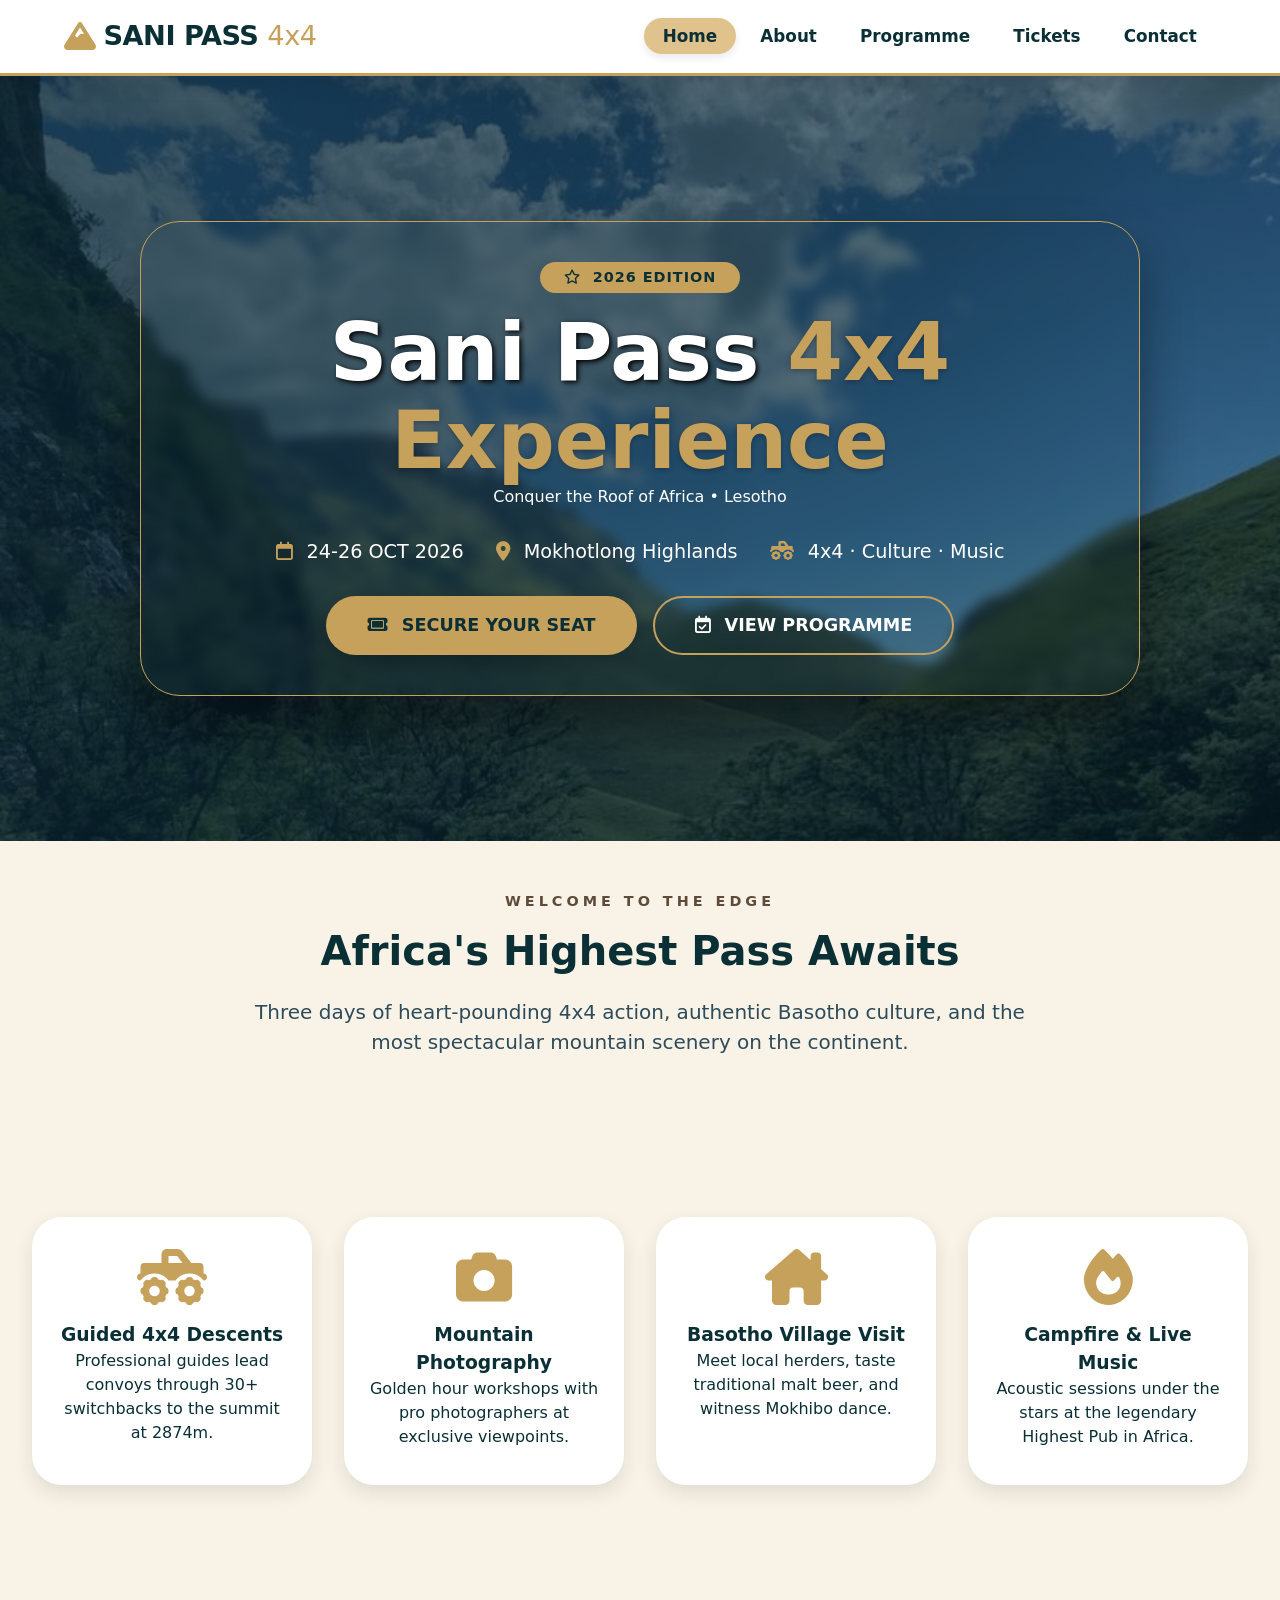
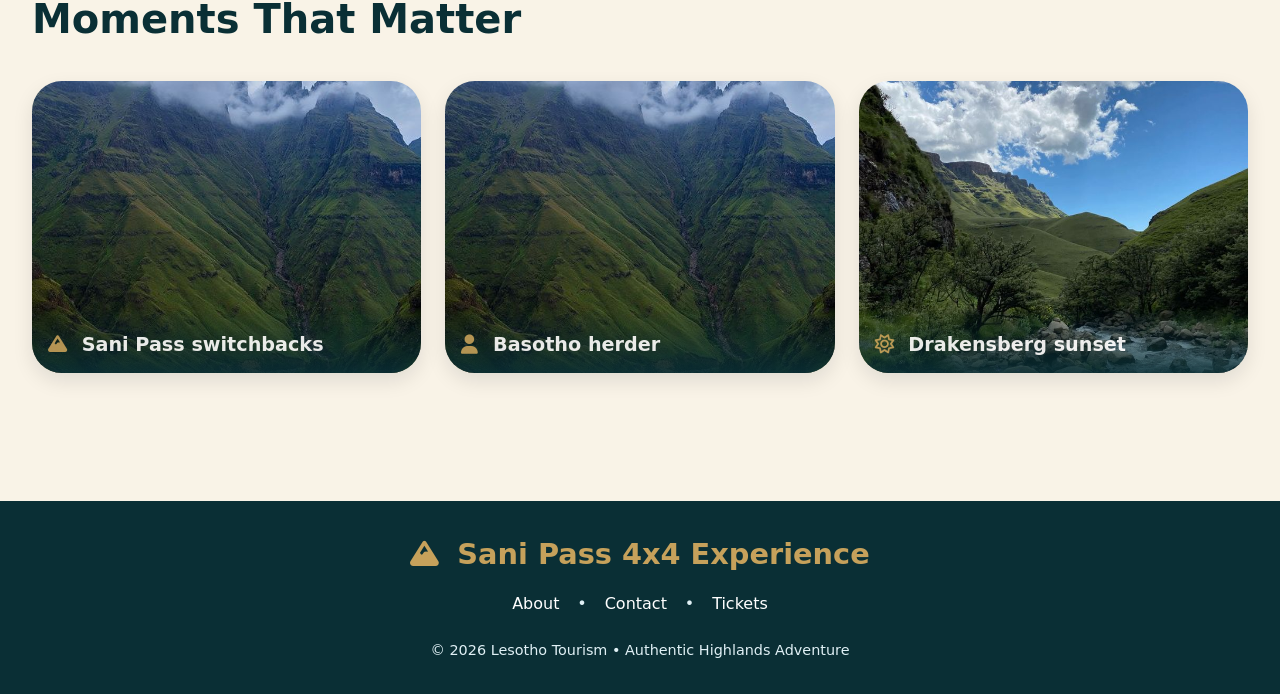
<file: index.html>
<!-- ========== home.html ========== -->
<!DOCTYPE html>
<html lang="en">
<head>
    <meta charset="UTF-8">
    <meta name="viewport" content="width=device-width, initial-scale=1.0">
    <title>Sani Pass 4x4 | Lesotho Adventure</title>
    <!-- Font Awesome 6 CDN -->
    <link rel="stylesheet" href="https://cdnjs.cloudflare.com/ajax/libs/font-awesome/6.5.1/css/all.min.css">
    <link rel="stylesheet" href="style.css">
</head>
<body>
    <header>
        <div class="logo">
            <i class="fa-solid fa-mountain logo-icon"></i> 
            <span>SANI PASS <span class="logo-light">4x4</span></span>
        </div>
        <nav>
            <ul>
                <li><a href="index.html" class="active">Home</a></li>
                <li><a href="about.html">About</a></li>
                <li><a href="programme.html">Programme</a></li>
                <li><a href="tickets.html">Tickets</a></li>
                <li><a href="contact.html">Contact</a></li>
            </ul>
        </nav>
    </header>

    <main>
        <!-- Hero with QALO.jpg from images folder -->
        <section class="hero" style="background-image: linear-gradient(135deg, rgba(10, 40, 55, 0.8) 0%, rgba(10, 40, 55, 0.5) 100%), url('images/QALO.jpeg');">
            <div class="hero-content">
                <span class="hero-badge"><i class="fa-regular fa-star"></i> 2026 EDITION</span>
                <h1>Sani Pass <span class="text-gold">4x4 Experience</span></h1>
                <p class="subtitle">Conquer the Roof of Africa • Lesotho</p>
                <div class="hero-stats">
                    <span><i class="fa-regular fa-calendar stat-icon"></i> 24-26 OCT 2026</span>
                    <span><i class="fa-solid fa-location-dot stat-icon"></i> Mokhotlong Highlands</span>
                    <span><i class="fa-solid fa-truck-monster stat-icon"></i> 4x4 · Culture · Music</span>
                </div>
                <div class="hero-buttons">
                    <a href="tickets.html" class="btn btn-primary"><i class="fa-solid fa-ticket"></i> SECURE YOUR SEAT</a>
                    <a href="programme.html" class="btn btn-outline"><i class="fa-regular fa-calendar-check"></i> VIEW PROGRAMME</a>
                </div>
            </div>
        </section>

        <!-- Intro Section -->
        <section class="container">
            <div class="section-header">
                <span class="section-subtitle">WELCOME TO THE EDGE</span>
                <h2>Africa's Highest Pass Awaits</h2>
                <p class="lead">Three days of heart-pounding 4x4 action, authentic Basotho culture, and the most spectacular mountain scenery on the continent.</p>
            </div>
        </section>

        <!-- Feature Cards with Font Awesome Icons -->
        <section class="container">
            <div class="features-grid">
                <div class="feature-card">
                    <div class="icon"><i class="fa-solid fa-truck-monster"></i></div>
                    <h3>Guided 4x4 Descents</h3>
                    <p>Professional guides lead convoys through 30+ switchbacks to the summit at 2874m.</p>
                </div>
                <div class="feature-card">
                    <div class="icon"><i class="fa-solid fa-camera"></i></div>
                    <h3>Mountain Photography</h3>
                    <p>Golden hour workshops with pro photographers at exclusive viewpoints.</p>
                </div>
                <div class="feature-card">
                    <div class="icon"><i class="fa-solid fa-house-chimney"></i></div>
                    <h3>Basotho Village Visit</h3>
                    <p>Meet local herders, taste traditional malt beer, and witness Mokhibo dance.</p>
                </div>
                <div class="feature-card">
                    <div class="icon"><i class="fa-solid fa-fire"></i></div>
                    <h3>Campfire & Live Music</h3>
                    <p>Acoustic sessions under the stars at the legendary Highest Pub in Africa.</p>
                </div>
            </div>
        </section>

        <!-- Highlight Gallery with 1.png repeated (you can replace with other images later) -->
        <section class="container">
            <h2 class="text-center">Moments That Matter</h2>
            <div class="gallery-grid">
                <div class="gallery-item"><img src="images/WhatsApp Image 2026-03-11 at 14.23.10 (2).jpeg" alt="4x4 on pass"><div class="overlay"><i class="fa-solid fa-mountain"></i> Sani Pass switchbacks</div></div>
                <div class="gallery-item"><img src="images/WhatsApp Image 2026-03-11 at 14.23.10 (2).jpeg" alt="Basotho horseman"><div class="overlay"><i class="fa-solid fa-user"></i> Basotho herder</div></div>
                <div class="gallery-item"><img src="images/QALO.jpeg" alt="sunset mountains"><div class="overlay"><i class="fa-regular fa-sun"></i> Drakensberg sunset</div></div>
            </div>
        </section>
    </main>

    <footer>
        <div class="footer-content">
            <div class="footer-logo"><i class="fa-solid fa-mountain"></i> Sani Pass 4x4 Experience</div>
            <div class="footer-links">
                <a href="about.html">About</a> • <a href="contact.html">Contact</a> • <a href="tickets.html">Tickets</a>
            </div>
            <p class="footer-copy">© 2026 Lesotho Tourism • Authentic Highlands Adventure</p>
        </div>
    </footer>
</body>
</html>
</file>
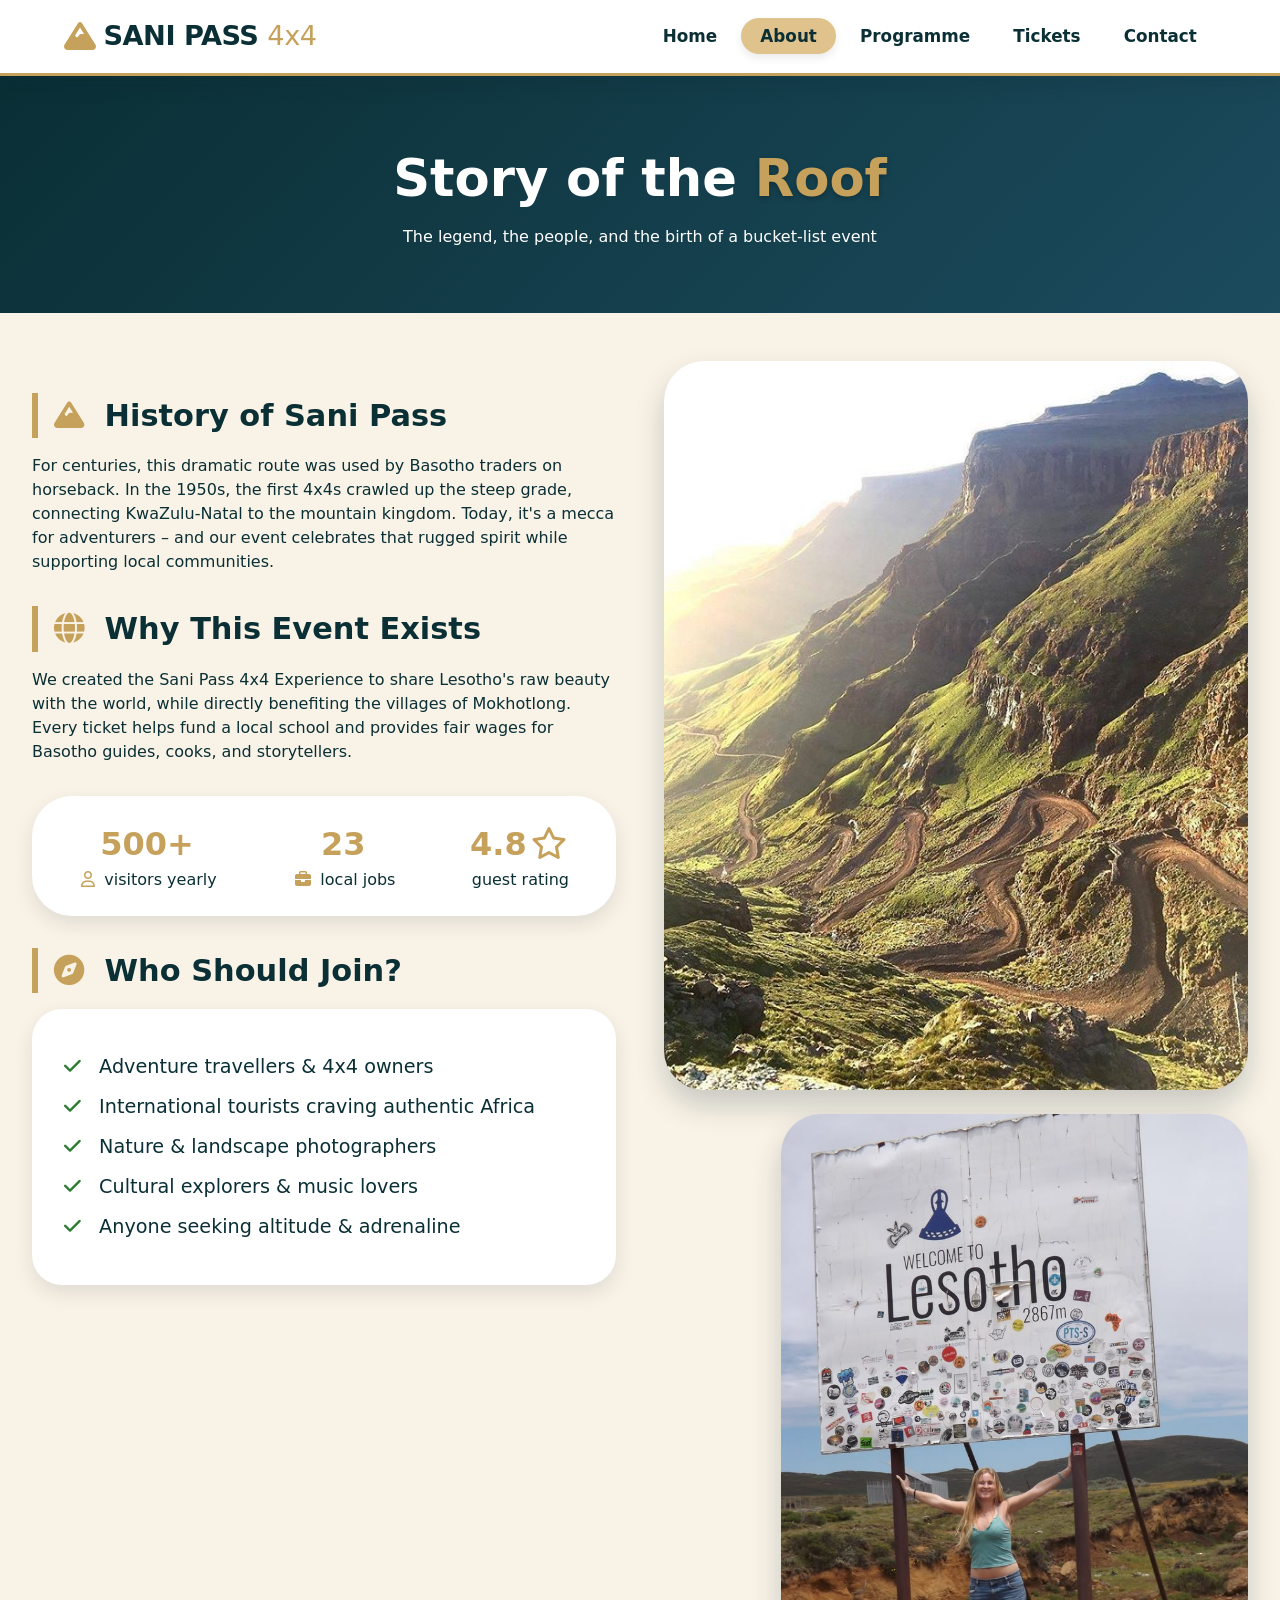
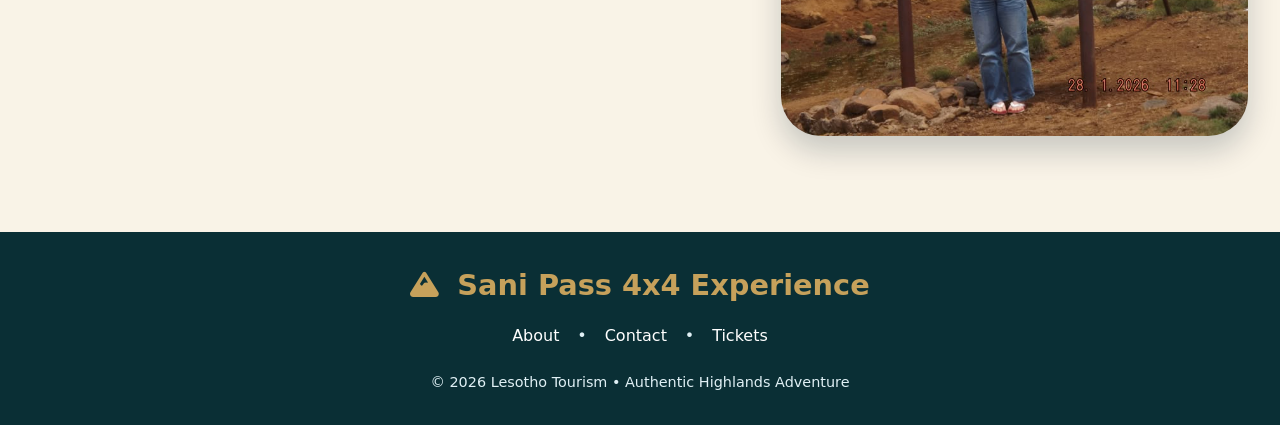
<file: about.html>
<!-- ========== about.html ========== -->
<!DOCTYPE html>
<html lang="en">
<head>
    <meta charset="UTF-8">
    <meta name="viewport" content="width=device-width, initial-scale=1.0">
    <title>About | Sani Pass 4x4</title>
    <!-- Font Awesome 6 CDN -->
    <link rel="stylesheet" href="https://cdnjs.cloudflare.com/ajax/libs/font-awesome/6.5.1/css/all.min.css">
    <link rel="stylesheet" href="style.css">
</head>
<body>
    <header>
        <div class="logo">
            <i class="fa-solid fa-mountain logo-icon"></i> 
            <span>SANI PASS <span class="logo-light">4x4</span></span>
        </div>
        <nav>
            <ul>
                <li><a href="index.html">Home</a></li>
                <li><a href="about.html" class="active">About</a></li>
                <li><a href="programme.html">Programme</a></li>
                <li><a href="tickets.html">Tickets</a></li>
                <li><a href="contact.html">Contact</a></li>
            </ul>
        </nav>
    </header>

    <main>
        <section class="page-header">
            <h1>Story of the <span class="text-gold">Roof</span></h1>
            <p>The legend, the people, and the birth of a bucket-list event</p>
        </section>

        <div class="container about-wrapper">
            <div class="about-text-block">
                <h2><i class="fa-solid fa-mountain"></i> History of Sani Pass</h2>
                <p>For centuries, this dramatic route was used by Basotho traders on horseback. In the 1950s, the first 4x4s crawled up the steep grade, connecting KwaZulu-Natal to the mountain kingdom. Today, it's a mecca for adventurers – and our event celebrates that rugged spirit while supporting local communities.</p>
                
                <h2><i class="fa-solid fa-globe"></i> Why This Event Exists</h2>
                <p>We created the Sani Pass 4x4 Experience to share Lesotho's raw beauty with the world, while directly benefiting the villages of Mokhotlong. Every ticket helps fund a local school and provides fair wages for Basotho guides, cooks, and storytellers.</p>

                <div class="impact-stats">
                    <div><span class="stat-number">500+</span> <span><i class="fa-regular fa-user"></i> visitors yearly</span></div>
                    <div><span class="stat-number">23</span> <span><i class="fa-solid fa-briefcase"></i> local jobs</span></div>
                    <div><span class="stat-number">4.8<i class="fa-regular fa-star"></i></span> <span>guest rating</span></div>
                </div>

                <h2><i class="fa-solid fa-compass"></i> Who Should Join?</h2>
                <ul class="check-list">
                    <li><i class="fa-solid fa-check"></i> Adventure travellers & 4x4 owners</li>
                    <li><i class="fa-solid fa-check"></i> International tourists craving authentic Africa</li>
                    <li><i class="fa-solid fa-check"></i> Nature & landscape photographers</li>
                    <li><i class="fa-solid fa-check"></i> Cultural explorers & music lovers</li>
                    <li><i class="fa-solid fa-check"></i> Anyone seeking altitude & adrenaline</li>
                </ul>
            </div>
            <div class="about-image-stack">
                <img src="images/XXX.jpeg" alt="Sani Pass road" class="stack-img">
                <img src="images/ZZZ.jpeg" alt="Basotho hat" class="stack-img stack-small">
            </div>
        </div>
    </main>

    <footer>
        <div class="footer-content">
            <div class="footer-logo"><i class="fa-solid fa-mountain"></i> Sani Pass 4x4 Experience</div>
            <div class="footer-links">
                <a href="about.html">About</a> • <a href="contact.html">Contact</a> • <a href="tickets.html">Tickets</a>
            </div>
            <p class="footer-copy">© 2026 Lesotho Tourism • Authentic Highlands Adventure</p>
        </div>
    </footer>
</body>
</html>
</file>
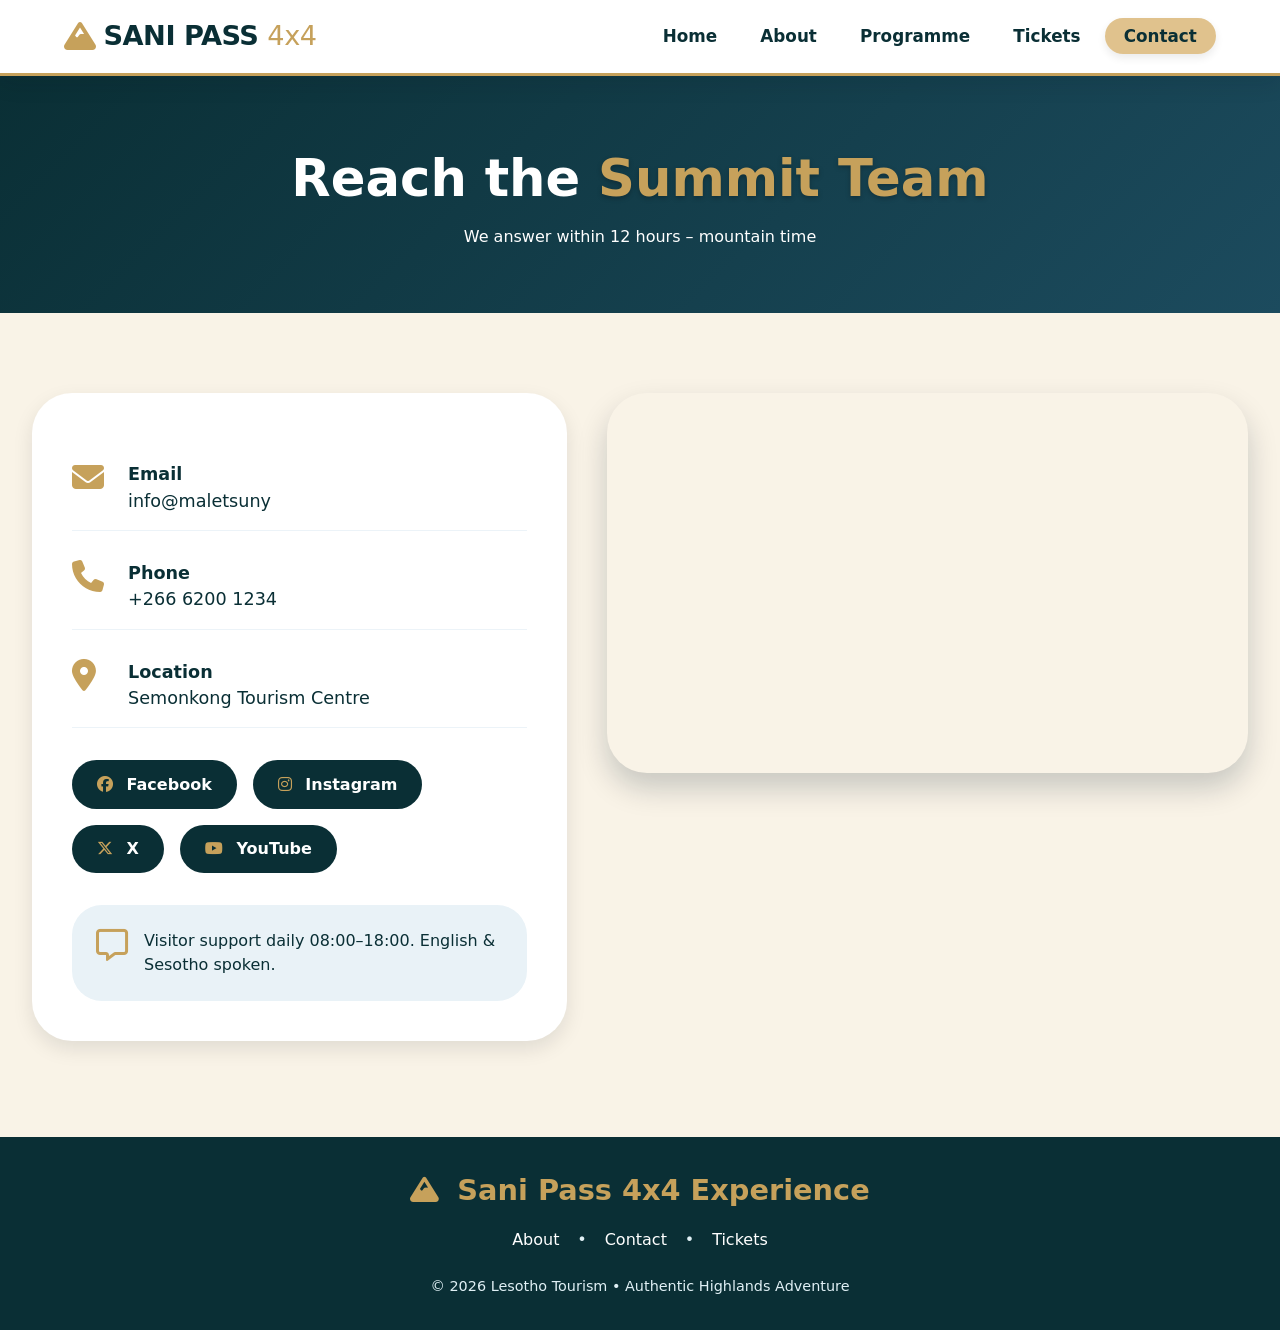
<file: contact.html>
<!-- ========== contact.html ========== -->
<!DOCTYPE html>
<html lang="en">
<head>
    <meta charset="UTF-8">
    <meta name="viewport" content="width=device-width, initial-scale=1.0">
    <title>Contact | Sani Pass 4x4</title>
    <!-- Font Awesome 6 CDN -->
    <link rel="stylesheet" href="https://cdnjs.cloudflare.com/ajax/libs/font-awesome/6.5.1/css/all.min.css">
    <link rel="stylesheet" href="style.css">
</head>
<body>
    <header>
        <div class="logo">
            <i class="fa-solid fa-mountain logo-icon"></i> 
            <span>SANI PASS <span class="logo-light">4x4</span></span>
        </div>
        <nav>
            <ul>
                <li><a href="index.html">Home</a></li>
                <li><a href="about.html">About</a></li>
                <li><a href="programme.html">Programme</a></li>
                <li><a href="tickets.html">Tickets</a></li>
                <li><a href="contact.html" class="active">Contact</a></li>
            </ul>
        </nav>
    </header>

    <main>
        <section class="page-header">
            <h1>Reach the <span class="text-gold">Summit Team</span></h1>
            <p>We answer within 12 hours – mountain time</p>
        </section>

        <div class="container contact-grid">
            <div class="contact-details">
                <!-- Exactly your requested icon style with Font Awesome -->
                <div class="detail-item">
                    <div class="icon"><i class="fa-solid fa-envelope"></i></div>
                    <div><strong>Email</strong><br>info@maletsuny</div>
                </div>
                <div class="detail-item">
                    <div class="icon"><i class="fa-solid fa-phone"></i></div>
                    <div><strong>Phone</strong><br>+266 6200 1234</div>
                </div>
                <div class="detail-item">
                    <div class="icon"><i class="fa-solid fa-location-dot"></i></div>
                    <div><strong>Location</strong><br>Semonkong Tourism Centre</div>
                </div>

                <div class="social-row">
                    <a href="https://facebook.com" target="_blank" class="social-icon"><i class="fa-brands fa-facebook"></i> Facebook</a>
                    <a href="https://instagram.com" target="_blank" class="social-icon"><i class="fa-brands fa-instagram"></i> Instagram</a>
                    <a href="https://x.com" target="_blank" class="social-icon"><i class="fa-brands fa-x-twitter"></i> X</a>
                    <a href="https://youtube.com" target="_blank" class="social-icon"><i class="fa-brands fa-youtube"></i> YouTube</a>
                </div>

                <div class="support-box">
                    <div class="icon"><i class="fa-regular fa-message"></i></div>
                    <p>Visitor support daily 08:00–18:00. English & Sesotho spoken.</p>
                </div>
            </div>

            <div class="map-container">
                <!-- Map iframe (kept as is) -->
                <iframe src="https://www.google.com/maps/embed?pb=!1m18!1m12!1m3!1d110361.5894137266!2d29.03273663827824!3d-29.93221927428141!2m3!1f0!2f0!3f0!3m2!1i1024!2i768!4f13.1!3m3!1m2!1s0x1ef6f3c6f5d6a2b7%3A0x5b1b6d2f8e2a7f3!2sSani%20Pass!5e0!3m2!1sen!2sls!4v1610000000000" allowfullscreen="" loading="lazy"></iframe>
            </div>
        </div>
    </main>

    <footer>
        <div class="footer-content">
            <div class="footer-logo"><i class="fa-solid fa-mountain"></i> Sani Pass 4x4 Experience</div>
            <div class="footer-links">
                <a href="about.html">About</a> • <a href="contact.html">Contact</a> • <a href="tickets.html">Tickets</a>
            </div>
            <p class="footer-copy">© 2026 Lesotho Tourism • Authentic Highlands Adventure</p>
        </div>
    </footer>
</body>
</html>
</file>
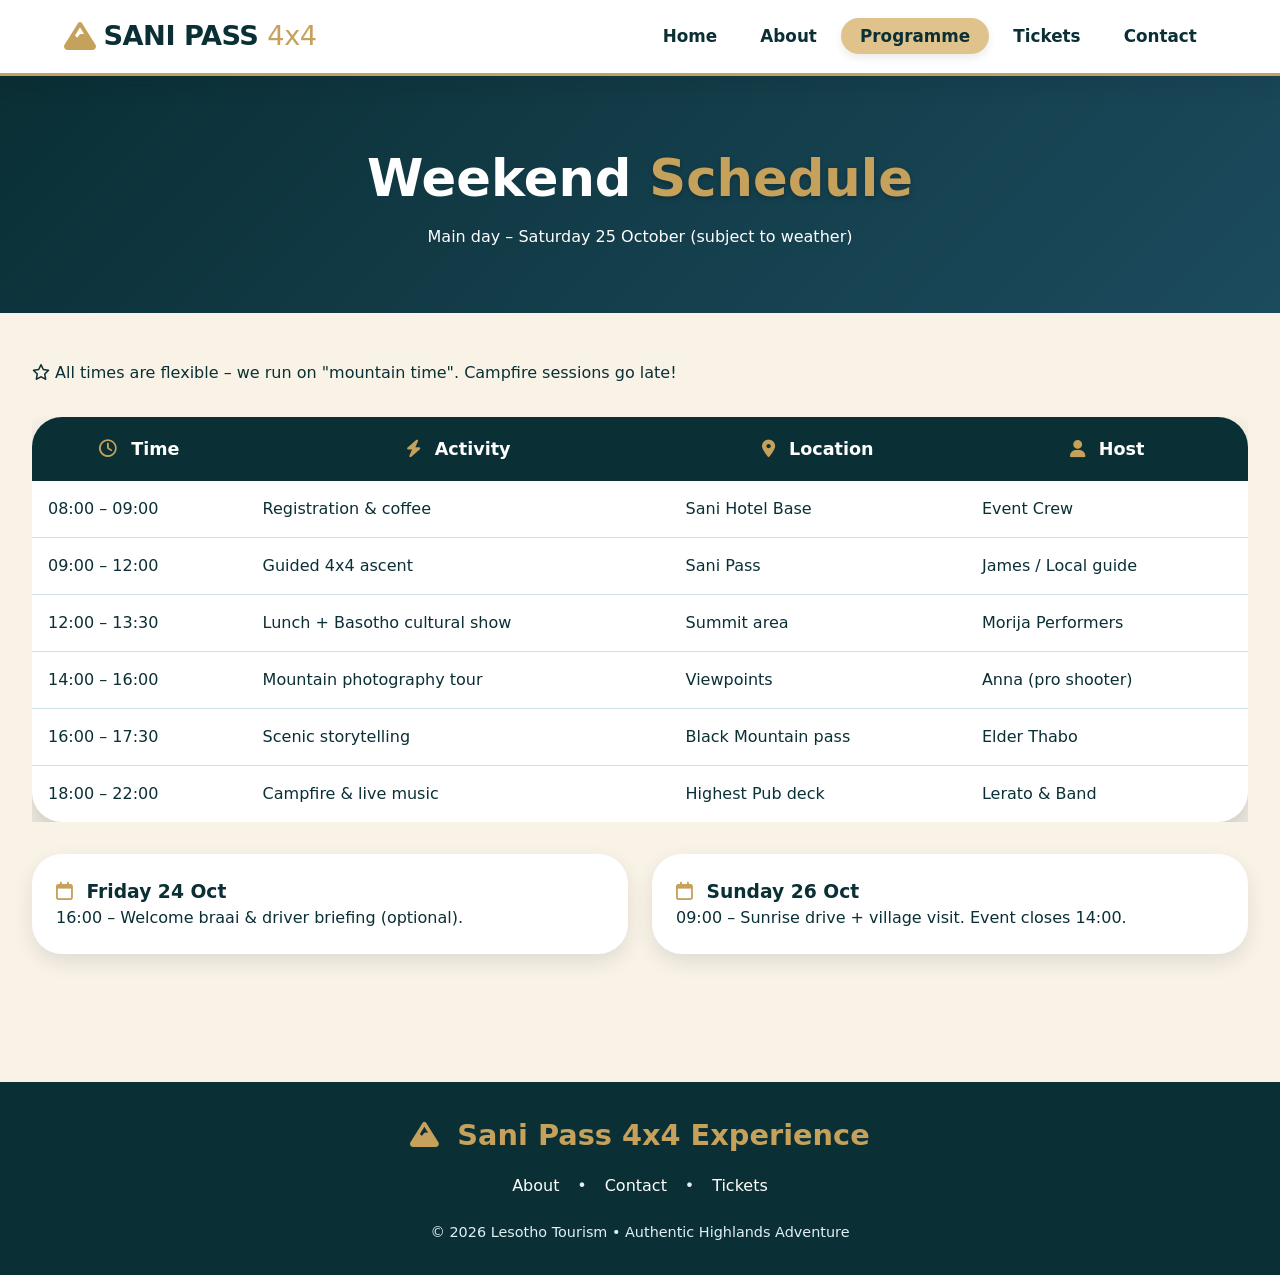
<file: Programme.html>
<!-- ========== programme.html ========== -->
<!DOCTYPE html>
<html lang="en">
<head>
    <meta charset="UTF-8">
    <meta name="viewport" content="width=device-width, initial-scale=1.0">
    <title>Programme | Sani Pass 4x4</title>
    <!-- Font Awesome 6 CDN -->
    <link rel="stylesheet" href="https://cdnjs.cloudflare.com/ajax/libs/font-awesome/6.5.1/css/all.min.css">
    <link rel="stylesheet" href="style.css">
</head>
<body>
    <header>
        <div class="logo">
            <i class="fa-solid fa-mountain logo-icon"></i> 
            <span>SANI PASS <span class="logo-light">4x4</span></span>
        </div>
        <nav>
            <ul>
                <li><a href="index.html">Home</a></li>
                <li><a href="about.html">About</a></li>
                <li><a href="programme.html" class="active">Programme</a></li>
                <li><a href="tickets.html">Tickets</a></li>
                <li><a href="contact.html">Contact</a></li>
            </ul>
        </nav>
    </header>

    <main>
        <section class="page-header">
            <h1>Weekend <span class="text-gold">Schedule</span></h1>
            <p>Main day – Saturday 25 October (subject to weather)</p>
        </section>

        <div class="container">
            <div class="schedule-intro">
                <p><i class="fa-regular fa-star"></i> All times are flexible – we run on "mountain time". Campfire sessions go late!</p>
            </div>

            <div class="table-container">
                <table class="programme-table">
                    <thead>
                        <tr><th><i class="fa-regular fa-clock"></i> Time</th><th><i class="fa-solid fa-bolt"></i> Activity</th><th><i class="fa-solid fa-location-dot"></i> Location</th><th><i class="fa-solid fa-user"></i> Host</th></tr>
                    </thead>
                    <tbody>
                        <tr><td>08:00 – 09:00</td><td>Registration & coffee</td><td>Sani Hotel Base</td><td>Event Crew</td></tr>
                        <tr><td>09:00 – 12:00</td><td>Guided 4x4 ascent</td><td>Sani Pass</td><td>James / Local guide</td></tr>
                        <tr><td>12:00 – 13:30</td><td>Lunch + Basotho cultural show</td><td>Summit area</td><td>Morija Performers</td></tr>
                        <tr><td>14:00 – 16:00</td><td>Mountain photography tour</td><td>Viewpoints</td><td>Anna (pro shooter)</td></tr>
                        <tr><td>16:00 – 17:30</td><td>Scenic storytelling</td><td>Black Mountain pass</td><td>Elder Thabo</td></tr>
                        <tr><td>18:00 – 22:00</td><td>Campfire & live music</td><td>Highest Pub deck</td><td>Lerato & Band</td></tr>
                    </tbody>
                </table>
            </div>

            <div class="extra-days">
                <div class="day-card">
                    <h3><i class="fa-regular fa-calendar"></i> Friday 24 Oct</h3>
                    <p>16:00 – Welcome braai & driver briefing (optional).</p>
                </div>
                <div class="day-card">
                    <h3><i class="fa-regular fa-calendar"></i> Sunday 26 Oct</h3>
                    <p>09:00 – Sunrise drive + village visit. Event closes 14:00.</p>
                </div>
            </div>
        </div>
    </main>

    <footer>
        <div class="footer-content">
            <div class="footer-logo"><i class="fa-solid fa-mountain"></i> Sani Pass 4x4 Experience</div>
            <div class="footer-links">
                <a href="about.html">About</a> • <a href="contact.html">Contact</a> • <a href="tickets.html">Tickets</a>
            </div>
            <p class="footer-copy">© 2026 Lesotho Tourism • Authentic Highlands Adventure</p>
        </div>
    </footer>
</body>
</html>
</file>
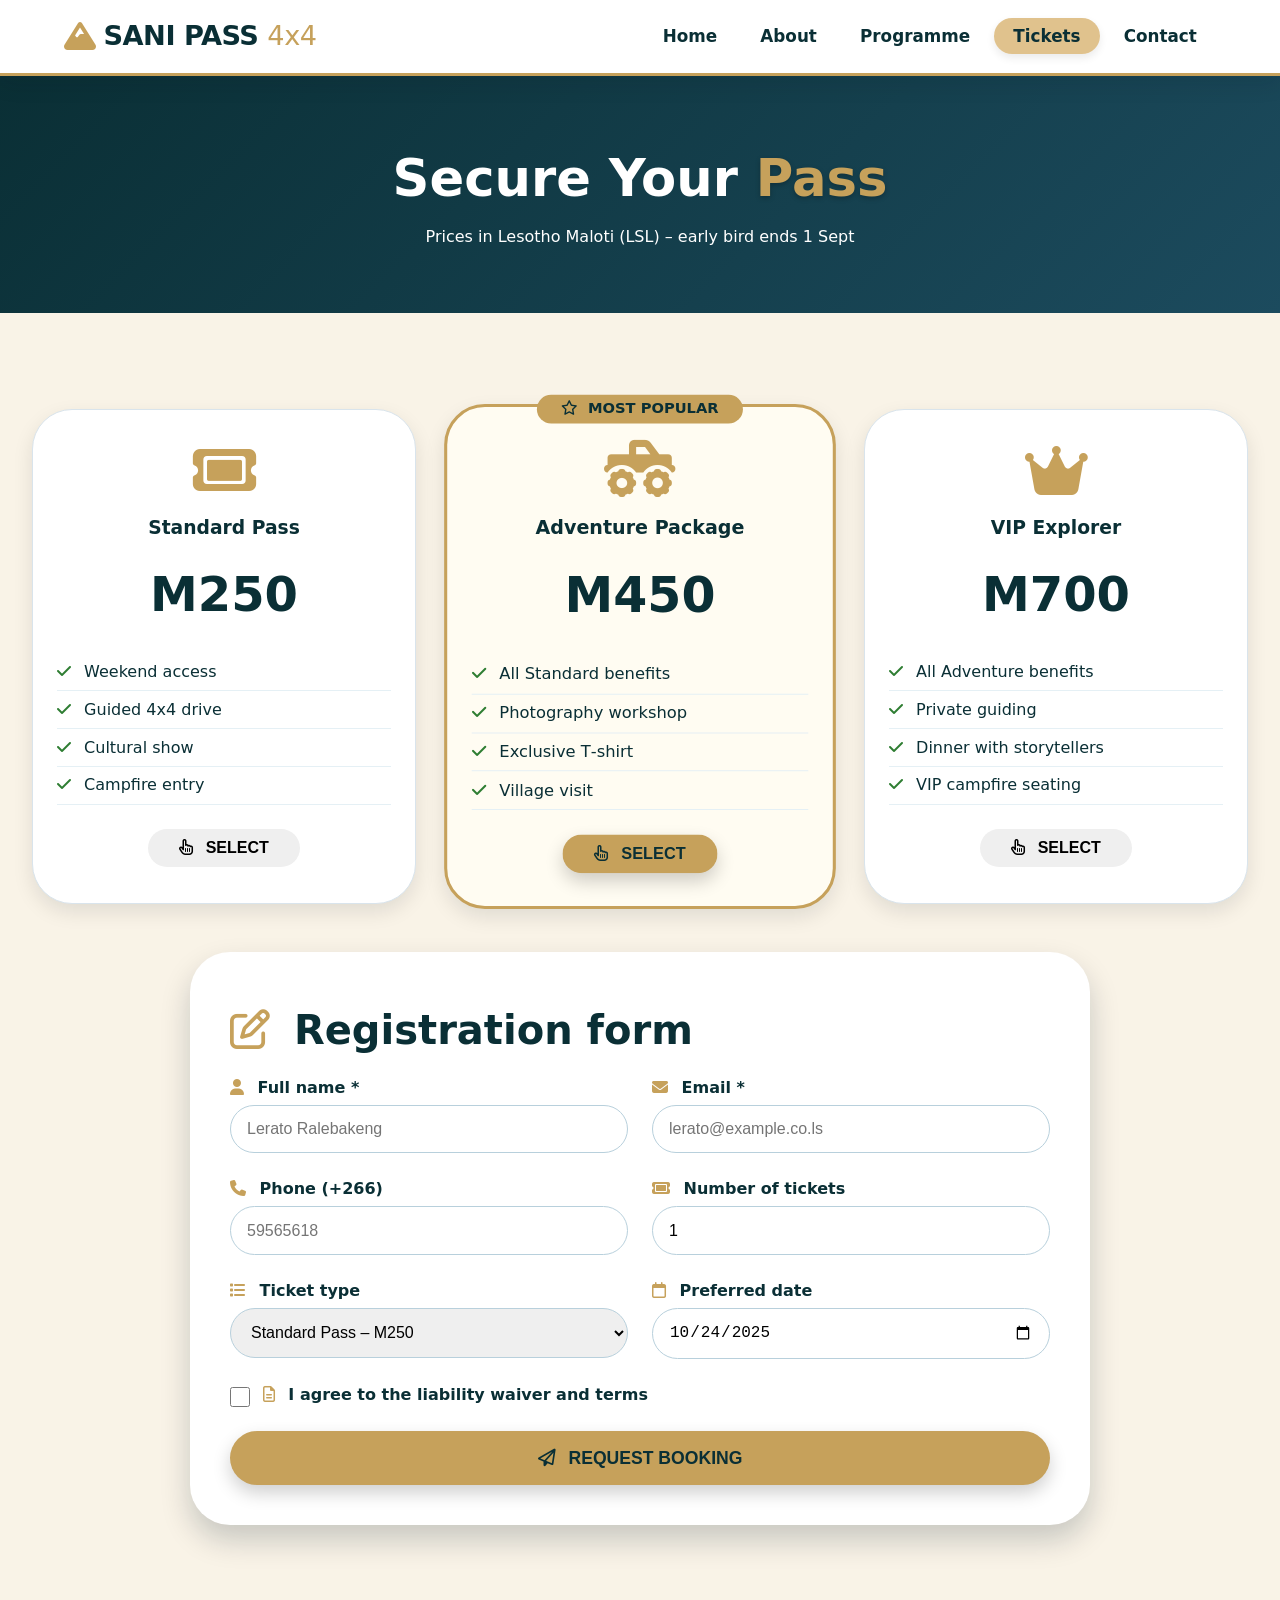
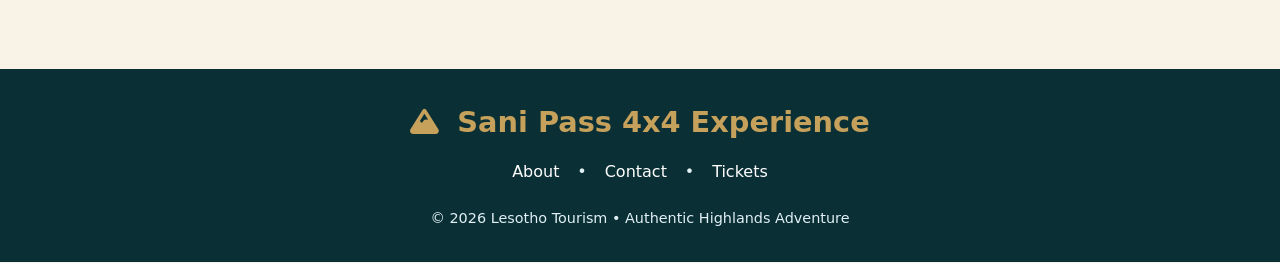
<file: tickets.html>
<!-- ========== tickets.html ========== -->
<!DOCTYPE html>
<html lang="en">
<head>
    <meta charset="UTF-8">
    <meta name="viewport" content="width=device-width, initial-scale=1.0">
    <title>Tickets | Sani Pass 4x4</title>
    <!-- Font Awesome 6 CDN -->
    <link rel="stylesheet" href="https://cdnjs.cloudflare.com/ajax/libs/font-awesome/6.5.1/css/all.min.css">
    <link rel="stylesheet" href="style.css">
</head>
<body>
    <header>
        <div class="logo">
            <i class="fa-solid fa-mountain logo-icon"></i> 
            <span>SANI PASS <span class="logo-light">4x4</span></span>
        </div>
        <nav>
            <ul>
                <li><a href="index.html">Home</a></li>
                <li><a href="about.html">About</a></li>
                <li><a href="programme.html">Programme</a></li>
                <li><a href="tickets.html" class="active">Tickets</a></li>
                <li><a href="contact.html">Contact</a></li>
            </ul>
        </nav>
    </header>

    <main>
        <section class="page-header">
            <h1>Secure Your <span class="text-gold">Pass</span></h1>
            <p>Prices in Lesotho Maloti (LSL) – early bird ends 1 Sept</p>
        </section>

        <div class="container">
            <div class="pricing-row">
                <div class="pricing-card">
                    <div class="icon"><i class="fa-solid fa-ticket"></i></div>
                    <h3>Standard Pass</h3>
                    <div class="price">M250</div>
                    <ul>
                        <li><i class="fa-solid fa-check"></i> Weekend access</li>
                        <li><i class="fa-solid fa-check"></i> Guided 4x4 drive</li>
                        <li><i class="fa-solid fa-check"></i> Cultural show</li>
                        <li><i class="fa-solid fa-check"></i> Campfire entry</li>
                    </ul>
                    <button class="btn btn-small"><i class="fa-regular fa-hand-pointer"></i> SELECT</button>
                </div>
                <div class="pricing-card featured">
                    <div class="badge"><i class="fa-regular fa-star"></i> MOST POPULAR</div>
                    <div class="icon"><i class="fa-solid fa-truck-monster"></i></div>
                    <h3>Adventure Package</h3>
                    <div class="price">M450</div>
                    <ul>
                        <li><i class="fa-solid fa-check"></i> All Standard benefits</li>
                        <li><i class="fa-solid fa-check"></i> Photography workshop</li>
                        <li><i class="fa-solid fa-check"></i> Exclusive T‑shirt</li>
                        <li><i class="fa-solid fa-check"></i> Village visit</li>
                    </ul>
                    <button class="btn btn-primary btn-small"><i class="fa-regular fa-hand-pointer"></i> SELECT</button>
                </div>
                <div class="pricing-card">
                    <div class="icon"><i class="fa-solid fa-crown"></i></div>
                    <h3>VIP Explorer</h3>
                    <div class="price">M700</div>
                    <ul>
                        <li><i class="fa-solid fa-check"></i> All Adventure benefits</li>
                        <li><i class="fa-solid fa-check"></i> Private guiding</li>
                        <li><i class="fa-solid fa-check"></i> Dinner with storytellers</li>
                        <li><i class="fa-solid fa-check"></i> VIP campfire seating</li>
                    </ul>
                    <button class="btn btn-small"><i class="fa-regular fa-hand-pointer"></i> SELECT</button>
                </div>
            </div>

            <!-- Registration Form -->
            <div class="form-wrapper">
                <h2><i class="fa-regular fa-pen-to-square"></i> Registration form</h2>
                <form>
                    <div class="form-row">
                        <label><i class="fa-solid fa-user"></i> Full name *<input type="text" placeholder="Lerato Ralebakeng" required></label>
                        <label><i class="fa-solid fa-envelope"></i> Email *<input type="email" placeholder="lerato@example.co.ls" required></label>
                    </div>
                    <div class="form-row">
                        <label><i class="fa-solid fa-phone"></i> Phone (+266)<input type="tel" placeholder="59565618"></label>
                        <label><i class="fa-solid fa-ticket"></i> Number of tickets<input type="number" min="1" value="1"></label>
                    </div>
                    <div class="form-row">
                        <label><i class="fa-solid fa-list"></i> Ticket type
                            <select>
                                <option>Standard Pass – M250</option>
                                <option>Adventure Package – M450</option>
                                <option>VIP Explorer – M700</option>
                            </select>
                        </label>
                        <label><i class="fa-regular fa-calendar"></i> Preferred date
                            <input type="date" value="2025-10-24">
                        </label>
                    </div>
                    <div class="form-check">
                        <input type="checkbox" id="terms"> 
                        <label for="terms"><i class="fa-regular fa-file-lines"></i> I agree to the liability waiver and terms</label>
                    </div>
                    <button type="submit" class="btn btn-primary btn-block"><i class="fa-regular fa-paper-plane"></i> REQUEST BOOKING</button>
                   
                </form>
            </div>
        </div>
    </main>

    <footer>
        <div class="footer-content">
            <div class="footer-logo"><i class="fa-solid fa-mountain"></i> Sani Pass 4x4 Experience</div>
            <div class="footer-links">
                <a href="about.html">About</a> • <a href="contact.html">Contact</a> • <a href="tickets.html">Tickets</a>
            </div>
            <p class="footer-copy">© 2026 Lesotho Tourism • Authentic Highlands Adventure</p>
        </div>
    </footer>
</body>
</html>
</file>
<file: style.css>
/* ========== style.css ========== */
:root {
  --deep-blue: #0a2f35;
  --earth-brown: #5e4b3a;
  --gold: #c6a15b;
  --gold-light: #e0c28d;
  --cream: #f9f3e7;
  --mist: #d9e2e8;
  --white: #ffffff;
  --shadow-sm: 0 8px 20px rgba(0,20,30,0.1);
  --shadow-md: 0 15px 30px rgba(0,25,40,0.2);
  --transition: all 0.3s ease;
}

* {
  margin: 0;
  padding: 0;
  box-sizing: border-box;
}

body {
  font-family: 'Inter', 'Segoe UI', Roboto, system-ui, sans-serif;
  background-color: var(--cream);
  color: var(--deep-blue);
  line-height: 1.5;
}

/* header */
header {
  background: var(--white);
  box-shadow: var(--shadow-sm);
  padding: 1rem 5%;
  display: flex;
  align-items: center;
  justify-content: space-between;
  flex-wrap: wrap;
  position: sticky;
  top: 0;
  z-index: 100;
  border-bottom: 3px solid var(--gold);
}

.logo {
  font-size: 1.7rem;
  font-weight: 700;
  color: var(--deep-blue);
  letter-spacing: -0.5px;
  display: flex;
  align-items: center;
  gap: 8px;
}

.logo-icon {
  font-size: 2rem;
  color: var(--gold);
}

.logo-light {
  font-weight: 400;
  color: var(--gold);
}

nav ul {
  display: flex;
  gap: 0.3rem;
  list-style: none;
  flex-wrap: wrap;
}

nav a {
  text-decoration: none;
  color: var(--deep-blue);
  font-weight: 600;
  padding: 0.5rem 1.2rem;
  border-radius: 40px;
  transition: var(--transition);
  font-size: 1.05rem;
}

nav a:hover, nav a.active {
  background-color: var(--gold-light);
  color: var(--deep-blue);
  box-shadow: 0 4px 8px #00000015;
}

/* hero */
.hero {
  min-height: 85vh;
  background-size: cover;
  background-position: center 30%;
  display: flex;
  align-items: center;
  justify-content: center;
  text-align: center;
  color: white;
}

.hero-content {
  max-width: 1000px;
  padding: 2.5rem;
  background: rgba(10, 40, 53, 0.048);
  backdrop-filter: blur(6px);
  border-radius: 40px;
  box-shadow: 0 30px 50px rgba(0,0,0,0.4);
  border: 1px solid var(--gold);
  animation: floatIn 1s ease;
}

@keyframes floatIn {
  0% { opacity: 0; transform: translateY(30px); }
  100% { opacity: 1; transform: translateY(0); }
}

.hero-badge {
  background: var(--gold);
  color: var(--deep-blue);
  padding: 0.3rem 1.5rem;
  border-radius: 40px;
  font-weight: 700;
  font-size: 0.9rem;
  letter-spacing: 1px;
  display: inline-block;
  margin-bottom: 1rem;
}

.hero-badge i {
  margin-right: 6px;
  color: var(--deep-blue);
}

.hero h1 {
  font-size: clamp(2.5rem, 8vw, 5rem);
  font-weight: 800;
  text-shadow: 2px 2px 5px black;
  line-height: 1.1;
}

.text-gold {
  color: var(--gold);
  text-shadow: 0 2px 5px #00000040;
}

.hero-stats {
  display: flex;
  gap: 2rem;
  justify-content: center;
  margin: 1.8rem 0;
  flex-wrap: wrap;
  font-size: 1.2rem;
}

.stat-icon { 
  margin-right: 0.5rem; 
  color: var(--gold);
}

.hero-buttons {
  display: flex;
  gap: 1rem;
  justify-content: center;
  flex-wrap: wrap;
}

.btn {
  display: inline-block;
  padding: 0.9rem 2.5rem;
  border-radius: 60px;
  font-weight: 700;
  text-decoration: none;
  transition: var(--transition);
  border: 2px solid transparent;
  font-size: 1.1rem;
  cursor: pointer;
}

.btn i {
  margin-right: 8px;
}

.btn-primary {
  background: var(--gold);
  color: var(--deep-blue);
  box-shadow: 0 8px 18px #00000030;
}

.btn-primary:hover {
  background: #dbb168;
  transform: scale(1.05) translateY(-2px);
  box-shadow: 0 15px 25px black;
}

.btn-outline {
  background: transparent;
  color: white;
  border: 2px solid var(--gold);
}

.btn-outline:hover {
  background: var(--gold);
  color: var(--deep-blue);
  transform: translateY(-2px);
}

.btn-small {
  padding: 0.5rem 1.8rem;
  font-size: 1rem;
}

.btn-block {
  width: 100%;
}

/* containers */
.container {
  max-width: 1300px;
  margin: 0 auto;
  padding: 3rem 2rem;
}

.section-header {
  text-align: center;
  margin-bottom: 2rem;
}

.section-subtitle {
  color: var(--earth-brown);
  text-transform: uppercase;
  letter-spacing: 4px;
  font-weight: 600;
  font-size: 0.9rem;
}

h2 {
  font-size: 2.5rem;
  margin: 0.5rem 0 1rem;
  color: var(--deep-blue);
}

.lead {
  font-size: 1.25rem;
  color: #2d4b5a;
  max-width: 800px;
  margin: 0 auto;
}

/* features */
.features-grid {
  display: grid;
  grid-template-columns: repeat(auto-fit, minmax(220px, 1fr));
  gap: 2rem;
  margin-top: 2rem;
}

.feature-card {
  background: var(--white);
  padding: 2rem 1.5rem;
  border-radius: 30px;
  text-align: center;
  box-shadow: var(--shadow-sm);
  transition: var(--transition);
  border-bottom: 4px solid transparent;
}

.feature-card:hover {
  transform: translateY(-8px);
  border-bottom-color: var(--gold);
  box-shadow: var(--shadow-md);
}

/* Icon styling - applies to all icons wrapped in .icon */
.icon i {
  font-size: 3.5rem;
  color: var(--gold);
  margin-bottom: 1rem;
  transition: var(--transition);
}

.feature-card:hover .icon i,
.pricing-card:hover .icon i,
.detail-item:hover .icon i {
  transform: scale(1.15);
  color: #1b5e20;  /* deep green accent on hover */
}

/* gallery */
.gallery-grid {
  display: grid;
  grid-template-columns: repeat(auto-fit, minmax(280px, 1fr));
  gap: 1.5rem;
  margin: 2rem 0;
}

.gallery-item {
  position: relative;
  border-radius: 30px;
  overflow: hidden;
  aspect-ratio: 4/3;
  box-shadow: var(--shadow-sm);
}

.gallery-item img {
  width: 100%;
  height: 100%;
  object-fit: cover;
  transition: transform 0.5s;
  background-color: #d0dce4; /* placeholder bg */
  min-height: 200px;
}

.gallery-item:hover img {
  transform: scale(1.05);
}

.overlay {
  position: absolute;
  bottom: 0;
  left: 0;
  right: 0;
  background: linear-gradient(transparent, var(--deep-blue));
  color: white;
  padding: 1.5rem 1rem 0.8rem;
  font-weight: 600;
  font-size: 1.2rem;
  opacity: 0.9;
}

.overlay i {
  margin-right: 8px;
  color: var(--gold);
}

/* about page */
.page-header {
  background: linear-gradient(135deg, var(--deep-blue) 0%, #1c4b5e 100%);
  color: white;
  text-align: center;
  padding: 4rem 2rem;
}

.page-header h1 {
  font-size: 3.2rem;
  margin-bottom: 0.5rem;
}

.about-wrapper {
  display: grid;
  grid-template-columns: 1fr 1fr;
  gap: 3rem;
  align-items: start;
}

.about-text-block h2 {
  margin-top: 2rem;
  font-size: 1.9rem;
  border-left: 6px solid var(--gold);
  padding-left: 1rem;
}

.about-text-block h2 i {
  color: var(--gold);
  margin-right: 10px;
}

.impact-stats {
  display: flex;
  gap: 2rem;
  margin: 2rem 0;
  justify-content: space-around;
  background: white;
  padding: 1.5rem;
  border-radius: 40px;
  box-shadow: var(--shadow-sm);
}

.impact-stats div {
  text-align: center;
}

.stat-number {
  font-size: 2rem;
  font-weight: 800;
  color: var(--gold);
  display: block;
}

.impact-stats i {
  color: var(--gold);
  margin: 0 4px;
}

.check-list {
  list-style: none;
  background: white;
  padding: 2rem;
  border-radius: 30px;
  box-shadow: var(--shadow-sm);
}

.check-list li {
  margin: 0.7rem 0;
  font-size: 1.2rem;
}

.check-list i {
  color: #2e7d32;
  margin-right: 12px;
  font-size: 1.2rem;
}

.about-image-stack {
  display: flex;
  flex-direction: column;
  gap: 1.5rem;
}

.stack-img {
  width: 100%;
  border-radius: 40px;
  box-shadow: var(--shadow-md);
  background-color: #b8cbd7;
  min-height: 200px;
}

.stack-small {
  width: 80%;
  align-self: flex-end;
}

/* programme table */
.table-container {
  overflow-x: auto;
  margin: 2rem 0;
}

.programme-table {
  width: 100%;
  border-collapse: collapse;
  background: white;
  border-radius: 30px;
  overflow: hidden;
  box-shadow: var(--shadow-md);
}

.programme-table th {
  background: var(--deep-blue);
  color: white;
  font-weight: 600;
  padding: 1.2rem 1rem;
  font-size: 1.1rem;
}

.programme-table th i {
  margin-right: 8px;
  color: var(--gold);
}

.programme-table td {
  padding: 1rem;
  border-bottom: 1px solid #d0e0e8;
}

.programme-table tr:last-child td {
  border-bottom: none;
}

.programme-table tr:hover td {
  background: #ecf6fa;
}

.extra-days {
  display: grid;
  grid-template-columns: 1fr 1fr;
  gap: 1.5rem;
  margin: 2rem 0;
}

.day-card {
  background: white;
  padding: 1.5rem;
  border-radius: 30px;
  box-shadow: var(--shadow-sm);
}

.day-card i {
  color: var(--gold);
  margin-right: 8px;
}

/* tickets & pricing */
.pricing-row {
  display: grid;
  grid-template-columns: repeat(auto-fit, minmax(260px, 1fr));
  gap: 2rem;
  margin: 3rem 0;
}

.pricing-card {
  background: white;
  border-radius: 40px;
  padding: 2rem 1.5rem;
  box-shadow: var(--shadow-sm);
  text-align: center;
  transition: var(--transition);
  position: relative;
  border: 1px solid #d9e4ec;
}

.pricing-card.featured {
  border: 3px solid var(--gold);
  transform: scale(1.02);
  background: #fffcf2;
}

.pricing-card:hover {
  transform: translateY(-10px);
  box-shadow: var(--shadow-md);
}

.pricing-card.featured:hover {
  transform: scale(1.03) translateY(-8px);
}

.badge {
  position: absolute;
  top: -12px;
  left: 50%;
  transform: translateX(-50%);
  background: var(--gold);
  color: var(--deep-blue);
  font-weight: 700;
  padding: 0.2rem 1.5rem;
  border-radius: 40px;
  font-size: 0.9rem;
  white-space: nowrap;
}

.badge i {
  margin-right: 5px;
}

.price {
  font-size: 3rem;
  font-weight: 800;
  color: var(--deep-blue);
  margin: 1rem 0;
}

.pricing-card ul {
  list-style: none;
  margin: 1.5rem 0;
  padding: 0;
  text-align: left;
}

.pricing-card li {
  padding: 0.4rem 0;
  border-bottom: 1px solid #e5f0f5;
}

.pricing-card li i {
  color: #2e7d32;
  margin-right: 8px;
}

.form-wrapper {
  background: white;
  border-radius: 40px;
  padding: 2.5rem;
  box-shadow: var(--shadow-md);
  max-width: 900px;
  margin: 3rem auto;
}

.form-wrapper h2 i {
  color: var(--gold);
  margin-right: 10px;
}

.form-row {
  display: grid;
  grid-template-columns: 1fr 1fr;
  gap: 1.5rem;
  margin-bottom: 1.5rem;
}

.form-wrapper label {
  display: block;
  font-weight: 600;
  color: var(--deep-blue);
}

.form-wrapper label i {
  color: var(--gold);
  margin-right: 8px;
  font-size: 1rem;
}

.form-wrapper input, .form-wrapper select {
  width: 100%;
  padding: 0.9rem 1rem;
  margin-top: 0.3rem;
  border: 1px solid #b8d0dc;
  border-radius: 40px;
  font-size: 1rem;
  transition: 0.2s;
}

.form-wrapper input:focus, .form-wrapper select:focus {
  border-color: var(--gold);
  outline: none;
  box-shadow: 0 0 0 3px #e0c28d80;
}

.form-check {
  display: flex;
  align-items: center;
  gap: 0.8rem;
  margin: 1.5rem 0;
}

.form-check input {
  width: 20px;
  height: 20px;
}

.form-check i {
  color: var(--gold);
  margin-right: 5px;
}

.form-note {
  text-align: center;
  color: #5f7b8c;
  margin-top: 1rem;
  font-style: italic;
}

/* contact */
.contact-grid {
  display: grid;
  grid-template-columns: 1fr 1.2fr;
  gap: 2.5rem;
  margin: 2rem 0;
}

.contact-details {
  background: white;
  border-radius: 40px;
  padding: 2.5rem;
  box-shadow: var(--shadow-sm);
}

.detail-item {
  font-size: 1.1rem;
  margin: 1.8rem 0;
  display: flex;
  align-items: flex-start;
  gap: 1rem;
  border-bottom: 1px solid #ecf3f8;
  padding-bottom: 1rem;
}

.detail-item:last-of-type {
  border-bottom: none;
}

.detail-item .icon i {
  font-size: 2rem;
  color: var(--gold);
  min-width: 2.5rem;
}

.detail-item strong {
  color: var(--deep-blue);
  font-size: 1.1rem;
}

.social-row {
  display: flex;
  gap: 1rem;
  flex-wrap: wrap;
  margin: 2rem 0;
}

.social-icon {
  background: var(--deep-blue);
  color: white;
  padding: 0.7rem 1.5rem;
  border-radius: 60px;
  text-decoration: none;
  font-weight: 600;
  transition: var(--transition);
  border: 1px solid transparent;
}

.social-icon i {
  margin-right: 8px;
  color: var(--gold);
}

.social-icon:hover {
  background: var(--gold);
  color: var(--deep-blue);
  transform: translateY(-3px);
}

.social-icon:hover i {
  color: var(--deep-blue);
}

.support-box {
  background: #e9f2f7;
  padding: 1.5rem;
  border-radius: 30px;
  display: flex;
  align-items: center;
  gap: 1rem;
  margin-top: 2rem;
}

.support-box .icon i {
  font-size: 2rem;
  color: var(--gold);
}

.map-container iframe {
  width: 100%;
  height: 380px;
  border-radius: 40px;
  border: 0;
  box-shadow: var(--shadow-md);
}

/* footer */
footer {
  background: var(--deep-blue);
  color: #e0f0f5;
  padding: 2rem 1rem;
  margin-top: 3rem;
}

.footer-content {
  max-width: 1300px;
  margin: 0 auto;
  text-align: center;
}

.footer-logo {
  font-size: 1.8rem;
  font-weight: 700;
  color: var(--gold);
  margin-bottom: 1rem;
}

.footer-logo i {
  margin-right: 8px;
}

.footer-links a {
  color: white;
  text-decoration: none;
  margin: 0 0.8rem;
}

.footer-links a:hover {
  text-decoration: underline;
  color: var(--gold-light);
}

.footer-copy {
  margin-top: 1.5rem;
  font-size: 0.9rem;
}

/* responsive */
@media (max-width: 750px) {
  header { flex-direction: column; }
  nav ul { justify-content: center; }
  .hero { min-height: 70vh; }
  .about-wrapper, .contact-grid, .form-row { grid-template-columns: 1fr; }
  .extra-days { grid-template-columns: 1fr; }
  .impact-stats { flex-direction: column; }
}
</file>
